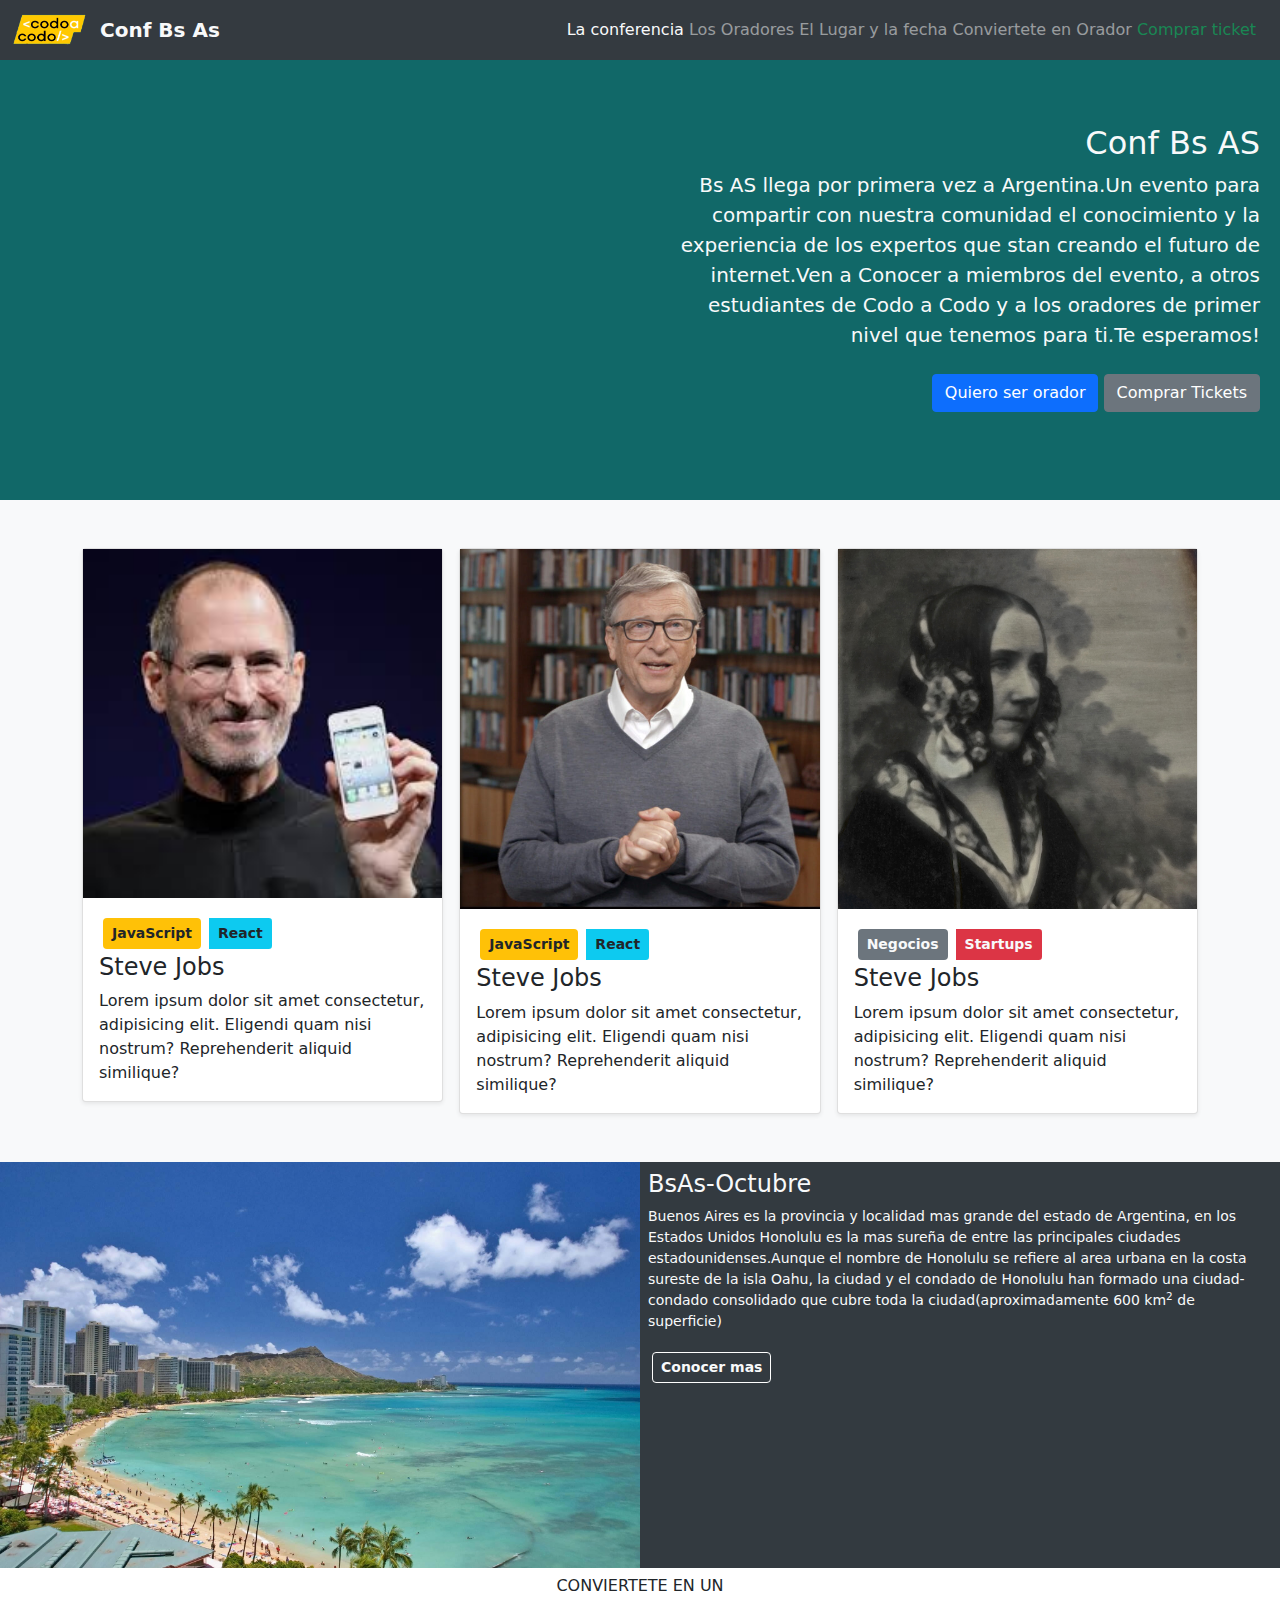
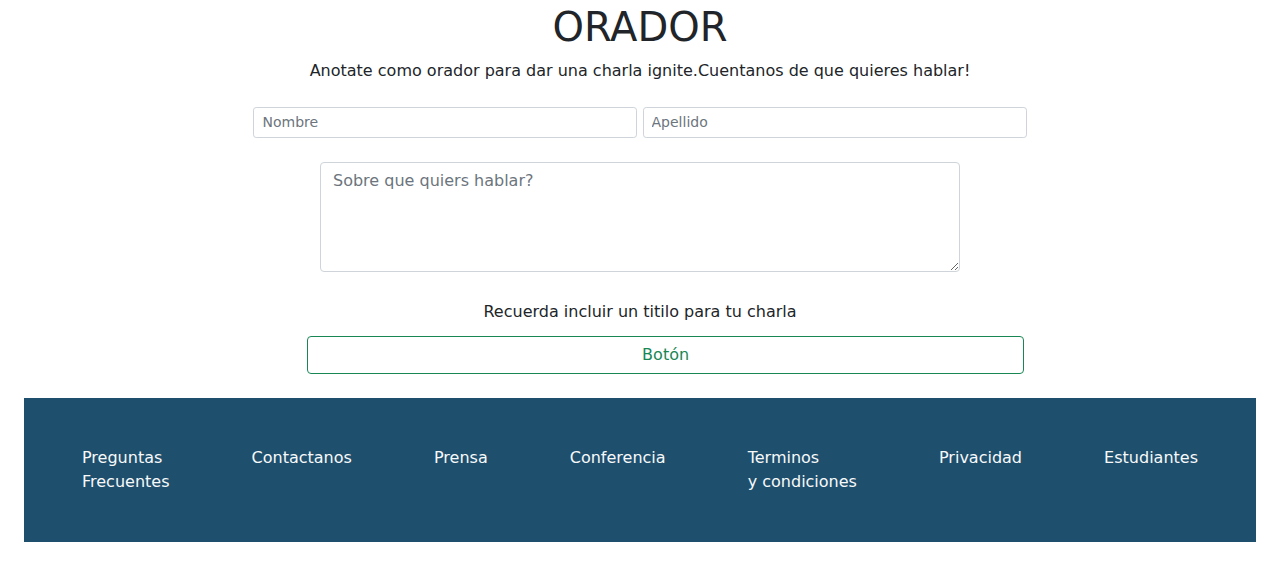
<file: index.html>
<!doctype html>
<html lang="en">
  <head>
    <meta charset="utf-8">
    <meta name="viewport" content="width=device-width, initial-scale=1">
    <meta name="description" content="">
    <meta name="author" content="Mark Otto, Jacob Thornton, and Bootstrap contributors">
    <meta name="generator" content="Hugo 0.84.0">
    <title>Album example · Bootstrap v5.0</title>

    <link rel="canonical" href="https://getbootstrap.com/docs/5.0/examples/album/">
    <link rel="stylesheet" href="integrador2.css">

    

    <!-- Bootstrap core CSS -->
<link href="bootstrap.min.css" rel="stylesheet">

    <style> /*
      .bd-placeholder-img {
        font-size: 1.125rem;
        text-anchor: middle;
        -webkit-user-select: none;
        -moz-user-select: none;
        user-select: none;
      }*/

      @media (min-width: 768px) {
        .bd-placeholder-img-lg {
          font-size: 3.5rem;
        }
      }
    </style>

    
  </head>
  <body>
    
<header>
  <div class="navbar  m-0 p-0 " style="background-color: #343A40;">
      <a href="#" class="navbar-brand d-flex align-items-center m-0 ">
        <img src="imagenes\codoacodo.png" alt="xxxx" width="100" height="50">
        <strong class="text-light">Conf Bs As</strong>
      </a>
      <div class="position-relative  mx-4">
         <a href="#" class="text-light" style="text-decoration:none ;">La conferencia</a>
         <a href="#" class="text-white-50" style="text-decoration:none ;">Los Oradores</a>
         <a href="#" class="text-white-50" style="text-decoration:none ;">El Lugar y la fecha</a>
         <a href="#" class="text-white-50" style="text-decoration:none ;">Conviertete en Orador</a>
         <a href="index2T.html" class="text-success" style="text-decoration:none ;">Comprar ticket</a>
      </div>
    </div>
  </div>
</header>

<main>

  <section class="py-5 text-end  fondoimagen mt-0 pt-0 mb-0 pb-0 ">
    <div class="row py-lg-5 fondoimagen justify-content-end p-3">
      <div class=" col-lg-6 col-md-8 p-3 text-light  ">
        <h2 class="fw-light">Conf Bs AS</h2>
        <p class="lead ">Bs AS llega por primera vez a Argentina.Un evento para compartir con 
        nuestra comunidad el conocimiento y la experiencia de los expertos que stan creando el futuro de internet.Ven a Conocer
      a miembros del evento, a otros estudiantes de Codo a Codo y a los oradores de primer nivel que tenemos para ti.Te esperamos!</p>
        <p>
          <a href="#" class="btn btn-primary my-2">Quiero ser orador</a>
          <a href="#" class="btn btn-secondary my-2">Comprar Tickets</a>
        </p>
      </div>
    </div>
  </section>

  <div class="album py-5 bg-light">
    <div class="container">

      <div class="row row-cols-1 row-cols-sm-2 row-cols-md-3 g-3 ">
        <div class="col">
          <div class="card shadow-sm">
            <img src="imagenes\steve.jpg">
            <div class="card-body">
              <div class="btn-group ">
                <button type="button" class="btn btn-sm bg-warning m-1 rounded fw-bolder">JavaScript</button>
                <button type="button" class="btn btn-sm bg-info m-1 fw-bolder">React</button>
              </div>
              <h4>Steve Jobs</h4>
              <p class="card-text fw-light">Lorem ipsum dolor sit amet consectetur, adipisicing elit. Eligendi quam nisi nostrum? Reprehenderit aliquid similique?</p>
              
            </div>
          </div>
        </div>
        <div class="col">
          <div class="card shadow-sm">
            <img src="imagenes\bill.jpg">
            <div class="card-body">
              <div class="btn-group ">
                <button type="button" class="btn btn-sm bg-warning m-1 rounded fw-bolder">JavaScript</button>
                <button type="button" class="btn btn-sm bg-info m-1 fw-bolder">React</button>
              </div>
              <h4>Steve Jobs</h4>
              <p class="card-text fw-light">Lorem ipsum dolor sit amet consectetur, adipisicing elit. Eligendi quam nisi nostrum? Reprehenderit aliquid similique?</p>
              
            </div>
          </div>
        </div>
        <div class="col">
          <div class="card shadow-sm">
            <img src="imagenes\ada.jpeg">
            <div class="card-body">
              <div class="btn-group ">
                <button type="button" class="btn btn-sm bg-secondary text-light m-1 rounded fw-bolder">Negocios</button>
                <button type="button" class="btn btn-sm bg-danger text-light m-1 fw-bolder">Startups</button>
              </div>
              <h4>Steve Jobs</h4>
              <p class="card-text fw-light">Lorem ipsum dolor sit amet consectetur, adipisicing elit. Eligendi quam nisi nostrum? Reprehenderit aliquid similique?</p>
              
            </div>
          </div>
        </div>        
      </div>
    </div>
  </div>

</main>
<div class="d-flex ">
  <div class="w-50">
     <img src="imagenes\honolulu.jpg" alt="" class="w-100">
  </div>
  <div class="w-50  text-start" style="background-color:#333A40 ;">
    <div class="m-2">
    <h4 class="text-light">BsAs-Octubre</h4>
    <p style="font-size:14px ;" class="text-light">
      Buenos Aires es la provincia y localidad mas grande del estado de Argentina, en los Estados Unidos Honolulu
      es la mas sureña de entre las principales ciudades estadounidenses.Aunque el nombre de Honolulu se refiere al area
      urbana en la costa sureste de la isla Oahu, la ciudad y el condado de Honolulu han formado una ciudad-condado
      consolidado que cubre toda la ciudad(aproximadamente 600 km<sup>2</sup> de superficie)
    </p>
    <button type="submit" class="btn btn-sm  text-light m-1 rounded fw-bolder border border-white">Conocer mas</button>
  </div>
  </div>
</div>
<div class=" d-flex justify-content-center m-2" >
  <div class="text-center"><h6>CONVIERTETE EN UN</h6>
  <h1 >ORADOR</h1>
  <p>Anotate como orador para dar una charla ignite.Cuentanos de que quieres hablar!</p>
  </div>
</div>
 <div class="text-center">
    <form action="#" method="get">
      <input class="form-control form-control-sm d-inline" type="text" placeholder="Nombre" aria-label="default input example" style="width: 30%;">
      <input class="form-control form-control-sm d-inline" type="text" placeholder="Apellido" aria-label="default input example" style="width: 30%;">
    <div class="d-flex  justify-content-center align-items-start">
      <textarea class="form-control m-4 " id="exampleFormControlTextarea1" rows="4" style="width:50% ;" placeholder="Sobre que quiers hablar?"></textarea>
    </div>
    <div class="d-flex m-1 justify-content-center  star-40">
      <label for="exampleFormControlTextarea1" class="form-label fw-lighter ">Recuerda incluir un titilo para tu charla</label>
           
    </div>
    <div class=" d-flex justify-content-end d-grid gap-2 " style="width:80% ;">
      <button class="btn btn-outline-success " type="button" style="width: 70%;">Botón</button>
      
    </div>
    </form>
</div> 

<footer class="text-muted py-5 m-4 " style="background-color:#1E4F6D ;">
  <div class=" d-flex justify-content-between container ">
    <a href="#" class="text-light" style="text-decoration:none ;">Preguntas <br>Frecuentes</a>
    <a href="#" class="text-light" style="text-decoration:none ;">Contactanos</a>
    <a href="#" class="text-light" style="text-decoration:none ;">Prensa</a>
    <a href="#" class="text-light" style="text-decoration:none ;">Conferencia</a>
    <a href="#" class="text-light" style="text-decoration:none ;">Terminos <br>y condiciones</a>
    <a href="#" class="text-light" style="text-decoration:none ;">Privacidad</a>
    <a href="#" class="text-light" style="text-decoration:none ;">Estudiantes</a> 
  </div>
</footer>


    <script src="bootstrap.bundle.min.js"></script>

      
  </body>
</html>
</file>
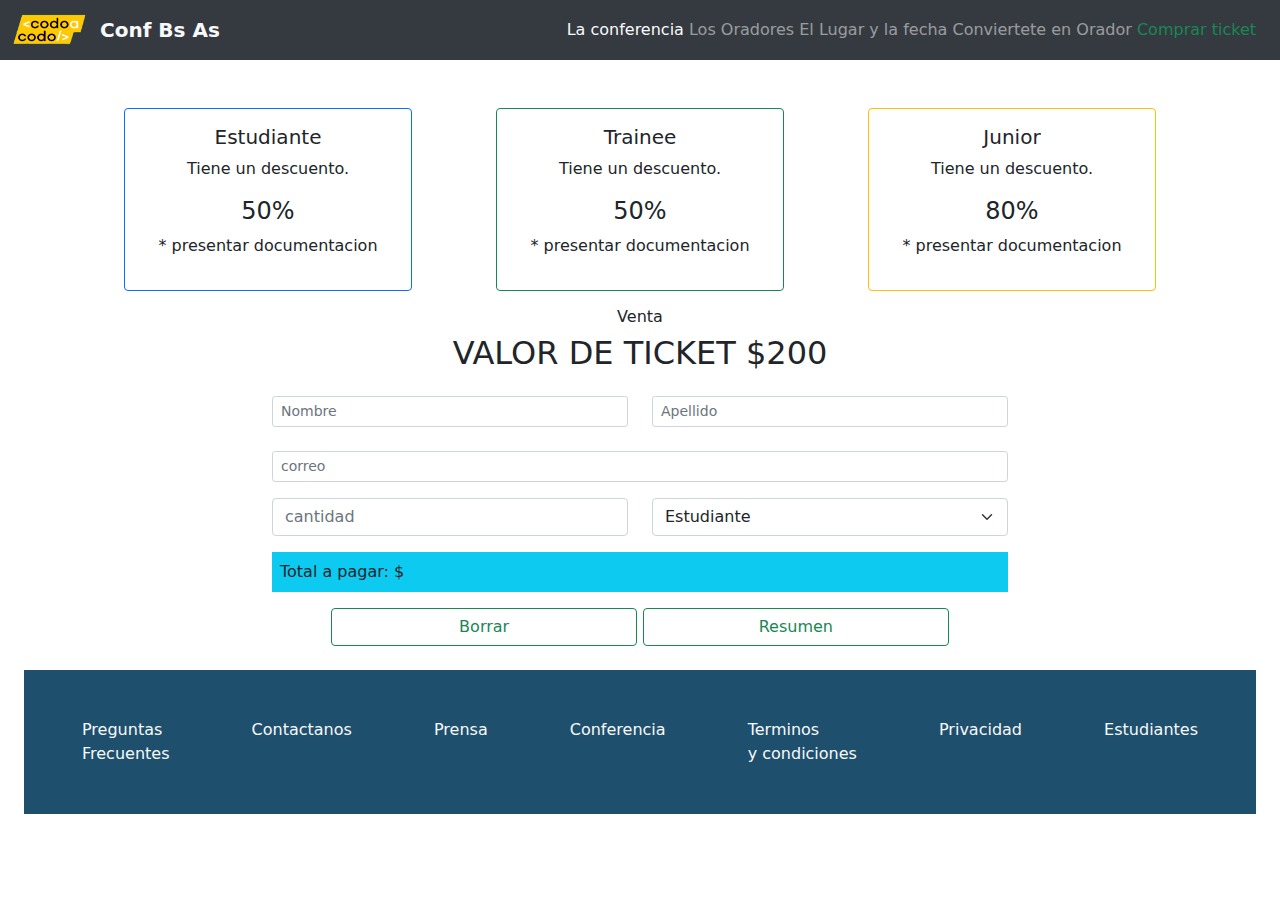
<file: index2T.html>
<!doctype html>
<html lang="en">

<head>
    <meta charset="utf-8">
    <meta name="viewport" content="width=device-width, initial-scale=1">
    <meta name="description" content="">
    <meta name="author" content="Mark Otto, Jacob Thornton, and Bootstrap contributors">
    <meta name="generator" content="Hugo 0.84.0">
    <title>Album example · Bootstrap v5.0</title>

    <link rel="canonical" href="https://getbootstrap.com/docs/5.0/examples/album/">
    <link rel="stylesheet" href="integrador2.css">



    <!-- Bootstrap core CSS -->
    <link href="bootstrap.min.css" rel="stylesheet">

    <style>
        /*.bd-placeholder-img {
        font-size: 1.125rem;
        text-anchor: middle;
        -webkit-user-select: none;
        -moz-user-select: none;
        user-select: none;
}*/

        @media (min-width: 768px) {
            .bd-placeholder-img-lg {
                font-size: 3.5rem;
            }
        }
    </style>


</head>

<body>

    <header>
        <div class="navbar  m-0 p-0 " style="background-color: #343A40;">
            <a href="#" class="navbar-brand d-flex align-items-center m-0 ">
                <img src="imagenes\codoacodo.png" alt="xxxx" width="100" height="50">
                <strong class="text-light">Conf Bs As</strong>
            </a>
            <div class="position-relative  mx-4">
                <a href="#" class="text-light" style="text-decoration:none ;">La conferencia</a>
                <a href="#" class="text-white-50" style="text-decoration:none ;">Los Oradores</a>
                <a href="#" class="text-white-50" style="text-decoration:none ;">El Lugar y la fecha</a>
                <a href="#" class="text-white-50" style="text-decoration:none ;">Conviertete en Orador</a>
                <a href="#" class="text-success" style="text-decoration:none ;">Comprar ticket</a>
            </div>
        </div>
        </div>
    </header>

    <main>
        <div class="container">
            <div class="d-flex justify-content-around mt-5 flex-md-wrap">
                <div class="card text-center border-primary" style="width: 18rem;">
                    <div class="card-body">
                        <h5 class="card-title">Estudiante</h5>

                        <p class="card-text">Tiene un descuento.</p>
                        <h4>50%</h4>
                        <p>* presentar documentacion</p>
                    </div>
                </div>
                <div class="card text-center border-success" style="width: 18rem;">
                    <div class="card-body">
                        <h5 class="card-title">Trainee</h5>
                        <p class="card-text">Tiene un descuento.</p>
                        <h4>50%</h4>
                        <p>* presentar documentacion</p>
                    </div>
                </div>
                <div class="card text-center border-warning" style="width: 18rem;">
                    <div class="card-body">
                        <h5 class="card-title">Junior</h5>

                        <p class="card-text">Tiene un descuento.</p>
                        <h4>80%</h4>
                        <p>* presentar documentacion</p>
                    </div>
                </div>
            </div>

        </div>

    </main>

    <div class=" d-flex justify-content-center my-3">
        <div class="text-center">
            <h6>Venta</h6>
            <h2>VALOR DE TICKET $200</h2>

        </div>
    </div>
    <div class="container text-center">
        <form action="#" method="post" id="form" >
            <div class="row justify-content-center">
                <div class="col-md-4 mb-3">
                    <input class="form-control form-control-sm d-inline" type="text" id="nombre" placeholder="Nombre"
                        aria-label="default input example" required>
                </div>
                <div class="col-md-4 mb-3">
                    <input class="form-control form-control-sm d-inline" id="apellido" type="text"
                        placeholder="Apellido" aria-label="default input example" required>
                </div>

            </div>
            <div class="row justify-content-center">
                <div class="col-md-8 mb-3">
                    <input class="form-control form-control-sm d-inline mt-2" type="email" id="email"
                        placeholder="correo" aria-label="default input example">
                </div>
            </div>
            <div class="row justify-content-center mb-3">
                <div class="col-md-4 ">
                    <input type="number" name="" id="cantidad" class="form-control" placeholder="cantidad"
                        onkeyup="calTotal()">
                </div>
                <div class="col-md-4 ">
                    <select name="" id="categoria" class="form-select" onchange="calTotal()">
                        <option value="1">Estudiante</option>
                        <option value="2">Trainee</option>
                        <option value="3">Junior</option>
                    </select>
                </div>

            </div>
            <div class="row justify-content-center mb-3">
                <div class="col-md-8 ">
                    <div class="bg-info p-2 text-md-start ml-2  " id="pagar">
                        Total a pagar: $
                    </div>
                </div>
            </div>


            <div class="row justify-content-center">
                <div class=" col-md-8 ">
                    <button class="btn btn-outline-success col-5 " type="button"  id="borra"
                    onclick="borrar()">Borrar</button>
                    <button class="btn btn-outline-success col-5 " type="button" onclick="ticket()">Resumen</button>

                </div>
            </div>
        </form>
    </div>

    <footer class="text-muted py-5 m-4 " style="background-color:#1E4F6D ;">
        <div class=" d-flex justify-content-between container ">
            <a href="#" class="text-light" style="text-decoration:none ;">Preguntas <br>Frecuentes</a>
            <a href="#" class="text-light" style="text-decoration:none ;">Contactanos</a>
            <a href="#" class="text-light" style="text-decoration:none ;">Prensa</a>
            <a href="#" class="text-light" style="text-decoration:none ;">Conferencia</a>
            <a href="#" class="text-light" style="text-decoration:none ;">Terminos <br>y condiciones</a>
            <a href="#" class="text-light" style="text-decoration:none ;">Privacidad</a>
            <a href="#" class="text-light" style="text-decoration:none ;">Estudiantes</a>
        </div>
    </footer>


    <script src="bootstrap.bundle.min.js"></script>
    <script src="ticket.js"></script>


</body>

</html>
</file>
<file: integrador2.css>
a .foto {
    size: 50%;
}
.fondoimagen {
     background-color: rgb(17, 104, 104);
     background-image: url(https://images.alphacoders.com/684/684911.jpg);
}
</file>
